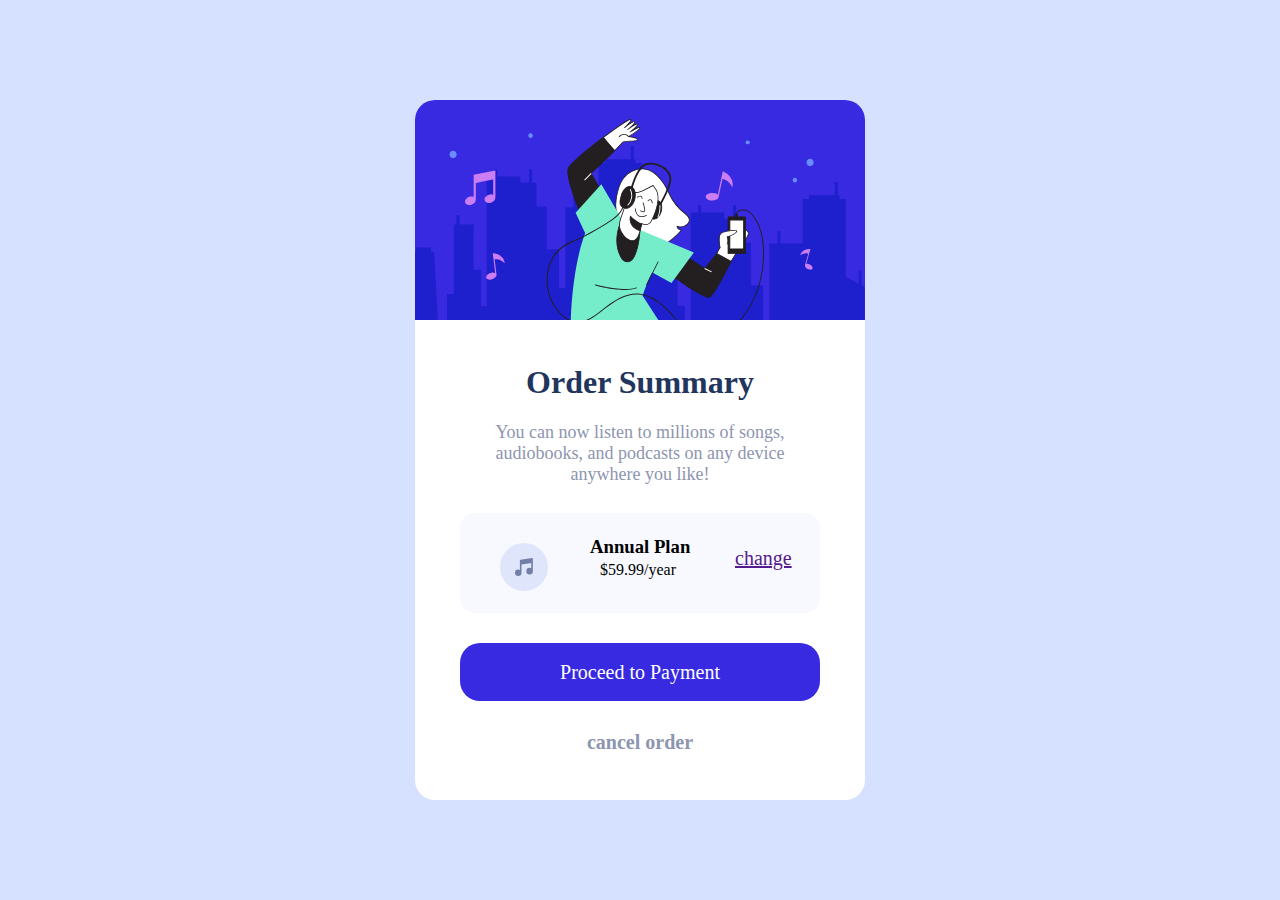
<file: index.html>
<!DOCTYPE html>
<html lang="en">
<head>
    <meta charset="UTF-8">
    <meta http-equiv="X-UA-Compatible" content="IE=edge">
    <meta name="viewport" content="width=device-width, initial-scale=1.0">
    <title>order-summary</title>
    <link rel="stylesheet" href="style.css">
</head>
<body>
    <div>
        <img src="./images/illustration-hero.svg" alt="">
        <h1>Order Summary</h1>
        <p class="spd">You can now listen to millions of songs, audiobooks, and podcasts on any device anywhere you like!</p>
        <div class="abc">
        <img class="xyz" src="./images/icon-music.svg" alt="">
        <h3>Annual Plan</h3>
        <p> $59.99/year</p>
        <a href="">change</a>
        </div>
        <div class="pqr"> Proceed to Payment</div>
        <p id="pqr">cancel order</p>
    </div>
    
</body>
</html>
</file>
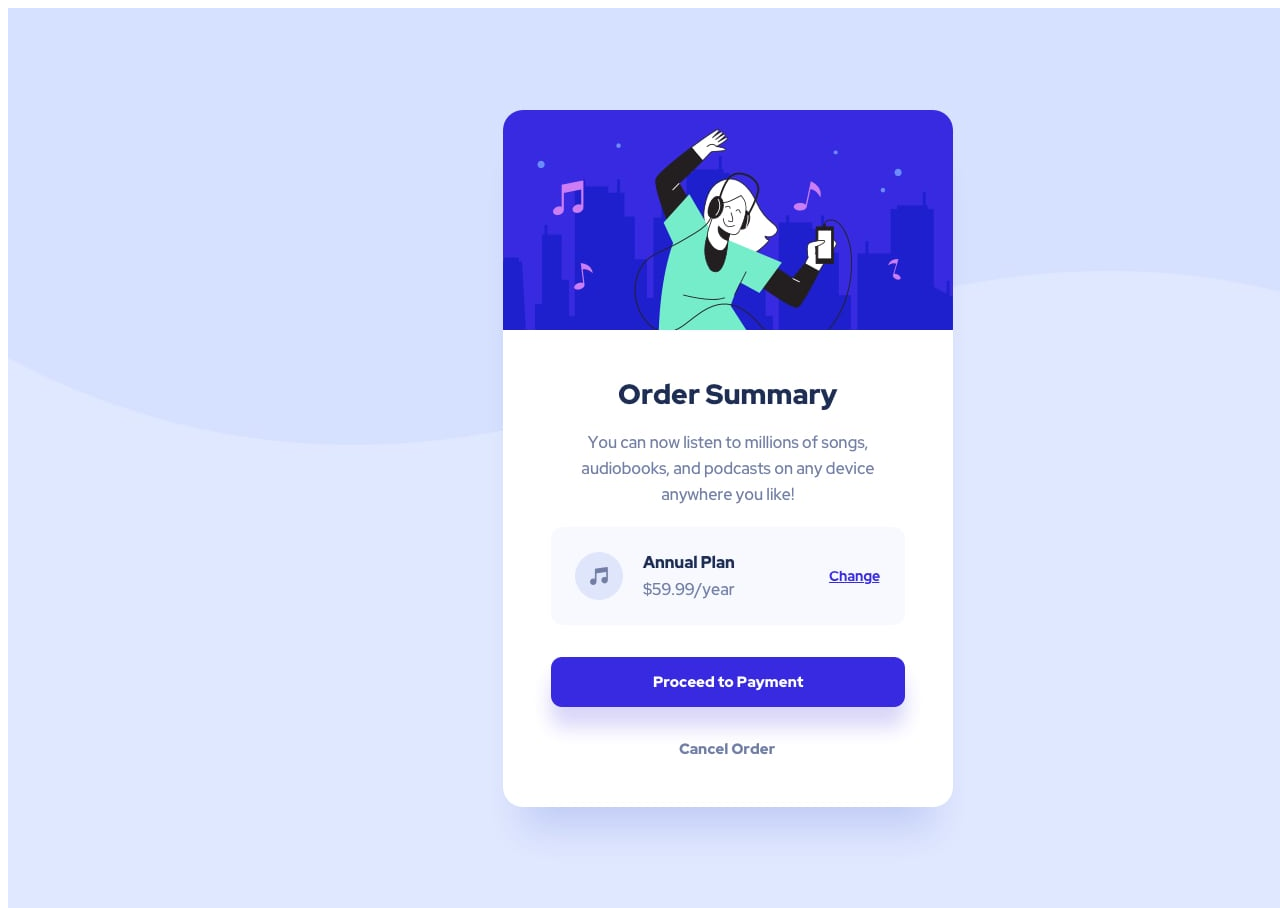
<file: design.html>
<!DOCTYPE html>
<html lang="en">
<head>
    <meta charset="UTF-8">
    <meta http-equiv="X-UA-Compatible" content="IE=edge">
    <meta name="viewport" content="width=device-width, initial-scale=1.0">
    <title>Document</title>
</head>
<body>
    <img src="./desktop-design.jpg" alt="">
    
</body>
</html>
</file>
<file: style.css>
body{
    background-color: rgb(214, 225, 255);
}
div{
    height: 700px;
    width:  450px;
    background-color: #ffff;
    margin: 100px auto;
    border-radius: 20px;
    overflow: hidden;
}
h1{
    text-align: center;
    color: rgb(34, 53, 93);
    margin-top: 40px;
}
.spd{
    text-align: center;
    color: rgb(142, 149, 175);
    padding:60px;
    font-weight: 500;
    font-size: 18px;
    margin-top: -60px;
    font-family: cursive;
}
#abc{
    margin-left:40px;
    margin-top: -40px;

}
.abc{
    background-color: rgb(248, 249, 254);
    height: 100px;
    width: 80%;
    border-radius: 15px;
    margin-top: -50px;


}
.xyz{
    margin-left: 40px;
    margin-top: 30px;
}
h3{
    display: inline;
    position: relative;
    top: -38px;
    left: 38px;
}
.abc p{
    margin-left: 140px;
    margin-top: -35px;

}
a{
    position: relative;
    top: -48px;
    left: 275px;
    font-size: 20px;
}
.pqr{
    background-color: rgb(56, 42, 225);
    width: 80%;
    height: 40px;
    color: #ffff;
    text-align: center;
    padding-top: 18px;
    font-size: 20px;
    position: relative;
    margin-top: -70px;
}
#pqr{
    margin: -70px;
    text-align: center;
    font-size: 20px;
    font-weight: 600;
    color: rgb(142, 149, 175);
}
</file>
